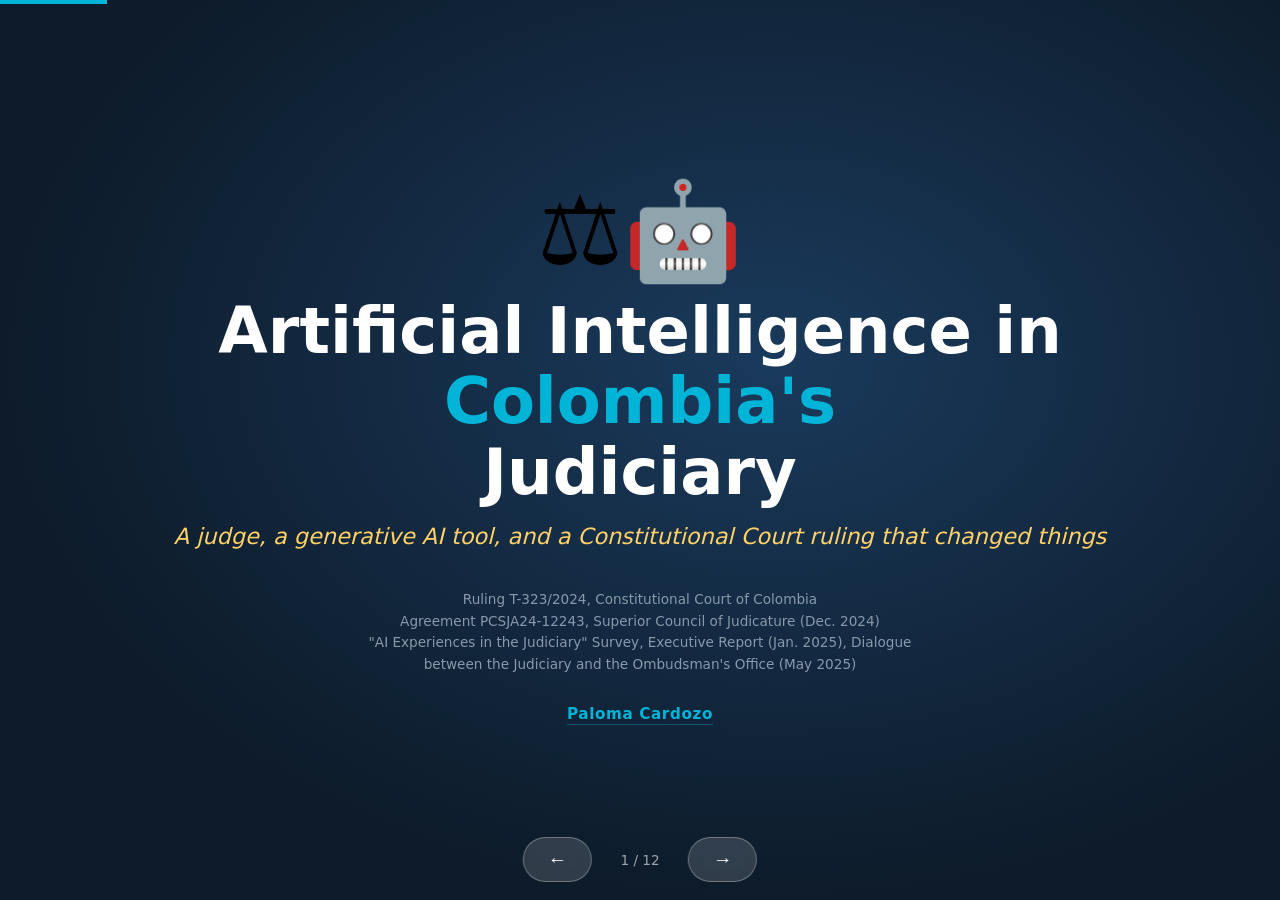
<file: index.html>
<!doctype html>
<html lang="en">
  <head>
    <meta charset="UTF-8" />
    <meta name="viewport" content="width=device-width, initial-scale=1.0" />
    <title>Artificial Intelligence in Colombia's Judiciary</title>
    <meta
      name="description"
      content="Colombia's Constitutional Court ruled on AI tool use in courts in 2024. This is what the ruling says, what the official framework requires, and what a national survey of 3,152 judiciary staff found." />
    <meta
      http-equiv="Content-Security-Policy"
      content="default-src 'none'; script-src 'self' 'unsafe-inline'; style-src 'self'; img-src 'self'; connect-src 'self' ws:; base-uri 'self'; form-action 'none';" />
    <link rel="stylesheet" href="styles.css" />
  </head>
  <body>
    <div
      id="progress"
      role="progressbar"
      aria-valuemin="1"
      aria-label="Slide progress"></div>

    <div
      id="deck"
      role="main"
      aria-label="Presentation: Artificial Intelligence in Colombia's Judiciary">
      <div
        class="slide active"
        id="s1"
        role="region"
        aria-label="Slide 1: Title">
        <div class="emoji-header" aria-hidden="true">⚖️🤖</div>
        <h1>
          Artificial Intelligence in <span>Colombia's</span><br />Judiciary
        </h1>
        <p class="subtitle">
          A judge, a generative AI tool, and a Constitutional Court ruling that
          changed things
        </p>
        <p class="sources">
          Ruling T-323/2024, Constitutional Court of Colombia<br />
          Agreement PCSJA24-12243, Superior Council of Judicature (Dec. 2024)<br />
          "AI Experiences in the Judiciary" Survey, Executive Report (Jan.
          2025), Dialogue between the Judiciary and the Ombudsman's Office (May
          2025)
        </p>
        <a
          class="byline"
          href="https://paloma-cardozo.vercel.app/"
          target="_blank"
          rel="noopener noreferrer"
          >Paloma Cardozo</a
        >
      </div>

      <div
        class="slide"
        id="s1b"
        role="region"
        aria-label="Slide 2: Sources and downloads">
        <div class="collage-wrap">
          <a
            class="sc sc-court"
            href="https://www.corteconstitucional.gov.co/relatoria/2024/t-323-24.htm"
            target="_blank"
            rel="noopener noreferrer">
            <img src="corte.png" alt="Corte Constitucional T-323/2024" />
          </a>
          <a
            class="sc sc-unesco"
            href="https://www.unesco.org/en/articles/justice-meets-innovation-colombias-groundbreaking-ai-guidelines-courts#:~:text=Justice%20meets%20innovation:%20Colombia's%20groundbreaking%20AI%20guidelines%20for%20courts,of%20AI%20in%20justice%20systems."
            target="_blank"
            rel="noopener noreferrer">
            <img src="unesco.png" alt="UNESCO" />
          </a>
          <a
            class="sc sc-oxford"
            href="https://www.techandjustice.bsg.ox.ac.uk/research/colombia"
            target="_blank"
            rel="noopener noreferrer">
            <img src="oxford.png" alt="Oxford Tech and Justice" />
          </a>
          <a
            class="sc sc-chambers"
            href="https://chambers.com/articles/from-code-to-constitution-the-constitutionalization-of-artificial-intelligence-in-colombia-s-case-l"
            target="_blank"
            rel="noopener noreferrer">
            <img src="chambers.png" alt="Chambers and Partners" />
          </a>
          <a
            class="sc sc-cepej"
            href="https://www.coe.int/en/web/cepej/cepej-working-group-cyber-just"
            target="_blank"
            rel="noopener noreferrer">
            <img src="cepej.png" alt="CEPEJ – Council of Europe" />
          </a>
        </div>
        <p class="dl-label">📎 Download supporting documents</p>
        <div class="dl-row">
          <a class="dl-btn" href="ABC_SentenciaIA_T323De2024.pdf" download
            >📄 Summary: Ruling T-323</a
          >
          <a
            class="dl-btn"
            href="DocumentoTecnico_LineamientosUsoIARamaJudicial_13122024_Vrev.pdf"
            download
            >📄 Technical Guidelines</a
          >
          <a
            class="dl-btn"
            href="Manual%20para%20el%20uso%20de%20IA-Navegable.pdf"
            download
            >📄 AI Use Manual</a
          >
        </div>
      </div>

      <div class="slide" id="s1c" role="region" aria-label="Slide 3: Context">
        <span class="slide-tag">A bit of context</span>
        <h2>Three things worth knowing before the case</h2>
        <p class="sub">
          Understanding this changes how you read everything else
        </p>
        <div class="ctx-cards">
          <div class="ctx-card">
            <div class="ctx-icon">📋</div>
            <div class="ctx-body">
              <h3>The tutela</h3>
              <p>
                <span class="ctx-lead"
                  >Colombia's 1991 Constitution gave every citizen a direct way
                  to go to court and defend a fundamental right.</span
                >
                The first two courts ruled within weeks. The Constitutional
                Court then selected the case for what's called "revisión": a
                process where it picks cases of national importance to set rules
                that bind every judge in the country. If you're European, think
                of Germany's Verfassungsbeschwerde or Spain's recurso de amparo.
                The tutela works in a similar spirit, though it tends to be
                faster and more accessible at the first levels.
              </p>
            </div>
          </div>
          <div class="ctx-card">
            <div class="ctx-icon">⚖️</div>
            <div class="ctx-body">
              <h3>The Constitutional Court</h3>
              <p>
                <span class="ctx-lead"
                  >Colombia's Constitutional Court is the final guardian of the
                  rights written into the 1991 Constitution.</span
                >
                By default, its tutela rulings only affect the people directly
                involved in that specific case. But when an issue goes beyond
                one dispute, the Court can extend its decision to all similar
                situations. European constitutional courts like Germany's
                Federal Constitutional Court or Spain's Tribunal Constitucional
                tend to reach that same outcome more directly, with rulings that
                bind everyone from the start. Colombia's model is more
                selective, but when it expands, the reach is just as broad.
              </p>
            </div>
          </div>
          <div class="ctx-card">
            <div class="ctx-icon">🌎</div>
            <div class="ctx-body">
              <h3>Why this ruling matters beyond Latin America</h3>
              <p>
                <span class="ctx-lead"
                  >When this case arrived, Colombia had no AI law on the
                  books.</span
                >
                The Constitutional Court went back to basics: constitutional
                rights. In doing so, it drew on frameworks already developed by
                bodies like the Council of Europe's
                <a
                  href="https://www.coe.int/en/web/cepej"
                  target="_blank"
                  rel="noopener noreferrer"
                  >CEPEJ</a
                >, which had published ethics guidelines specifically for AI in
                courts back in 2018. Five months before this ruling, the EU
                finalized its
                <a
                  href="https://eur-lex.europa.eu/legal-content/EN/TXT/?uri=CELEX:32024R1689"
                  target="_blank"
                  rel="noopener noreferrer"
                  >AI Act</a
                >, which classifies AI tools used in judicial proceedings as
                high risk. Colombia arrived at the same conclusion, but through
                <span
                  class="tip"
                  data-tip="court rulings that set legal precedent. In Colombia, when the Constitutional Court extends a decision beyond the specific parties involved, it binds all judges in the country"
                  >case law</span
                >
                rather than legislation. That's what makes this ruling worth
                paying attention to beyond Latin America.
              </p>
            </div>
          </div>
        </div>
      </div>

      <div class="slide" id="s2" role="region" aria-label="Slide 4: The Case">
        <span class="slide-tag">The Case (2022/2023)</span>
        <h2>It started with a mom and her son.</h2>
        <div class="summary-box">
          "Blanca" filed a
          <span
            class="tip"
            data-tip="Colombia's constitutional emergency petition to protect fundamental rights"
            >tutela</span
          >
          on behalf of her son "Emilio," a child diagnosed with Autism Spectrum
          Disorder. The family was classified as extremely poor under Colombia's
          government welfare system. She was asking for three things: no
          <span
            class="tip"
            data-tip="Out-of-pocket fee required at each medical visit"
            >copayments</span
          >
          for his therapies, transportation covered to get him to appointments,
          and a guarantee that his treatment wouldn't be cut off. <br /><br />
          <small class="fictional-names"
            >"Blanca" and "Emilio" are fictional names. Per Agreement 02 of 2015
            and Internal Circular 10/2022, the Court publishes two versions of
            every ruling involving minors: one with real names sent only to the
            parties, and one with fictional names for public distribution. This
            is the public version.</small
          >
        </div>
        <div class="steps">
          <div class="step">
            <div class="num">DEC 2022</div>
            <p>
              The trial court granted everything. EPS, Colombia's mandatory
              health insurer, ordered to eliminate copayments and cover
              transport.
            </p>
          </div>
          <div class="step">
            <div class="num">JAN 2023</div>
            <p>
              The appellate court confirmed, but the judge also opened ChatGPT
              3.5, a generative AI tool, to <em>"extend the arguments."</em>
            </p>
          </div>
          <div class="step">
            <div class="num">THEN</div>
            <p>
              ChatGPT's answers went straight into the official court record,
              word for word.
            </p>
          </div>
          <div class="step">
            <div class="num">KEY FACT</div>
            <p>
              The judge had
              <strong class="highlight-green">already decided</strong> before
              consulting ChatGPT. It was used to write, not to think.
            </p>
          </div>
        </div>
      </div>

      <div
        class="slide"
        id="s3"
        role="region"
        aria-label="Slide 5: The Court's Take">
        <h2>The Court's Take</h2>
        <p class="ruling-ref">
          Ruling T-323/2024, Constitutional Court.
          <span
            class="tip"
            data-tip="Magistrado ponente: the justice assigned to draft and write the ruling"
            >Justice</span
          >
          Juan Carlos Cortés González
        </p>
        <div class="cards">
          <div class="card ok">
            <div class="icon">✅</div>
            <h3>
              <span
                class="tip"
                data-tip="the constitutional guarantee that every person involved in a legal proceeding is treated fairly, heard, and judged by the rules established in advance"
                >Due Process</span
              >: NOT violated
            </h3>
            <p>
              The judge had already made up his mind before opening ChatGPT. It
              wrote; it didn't think. That order of events was exactly what
              saved him.
            </p>
          </div>
          <div class="card warn">
            <div class="icon">⚠️</div>
            <h3>Transparency: NOT met</h3>
            <p>
              Just saying "I used a generative AI tool" isn't enough. The
              parties have a right to know: which tool, what it was asked, what
              it can and can't do, what data went into it, why the judge was
              qualified to use it, and why it was necessary for this case at
              all. All of that has to go on the record, in plain terms.
            </p>
          </div>
          <div class="card warn">
            <div class="icon">⚠️</div>
            <h3>Accountability: AT RISK</h3>
            <p>
              The reasoning belongs to the judge. Everything an AI tool
              generates has to be verified before it goes near a decision:
              accurate, legally sound, actually relevant. Knowing what came out
              isn't enough. The Court expects judges to understand how the AI
              tool works, not just what it produces. The ruling calls out black
              box systems specifically: you can see what you asked, you can see
              what came back, but nothing in between. Those cannot be used. When
              something is off, it goes on the record.
            </p>
          </div>
        </div>
        <div class="privacy-note">
          ✅ One thing he did get right: Emilio's personal data never went into
          ChatGPT. Privacy held.
        </div>
      </div>

      <div
        class="slide"
        id="s3b"
        role="region"
        aria-label="Slide 6: What the Court Ordered">
        <h2>What the Court Actually Ordered</h2>
        <p class="ruling-ref">
          Five
          <span
            class="tip"
            data-tip="formal court directives that all named parties are legally required to follow"
            >binding orders</span
          >
          in Ruling T-323/2024
        </p>
        <div class="orders-grid">
          <div class="order-card teal">
            <p class="order-title">1. Emilio's transportation coverage</p>
            <p class="order-body">
              The
              <span class="tip" data-tip="Colombia's mandatory health insurer"
                >EPS</span
              >
              must cover trips to every specialist visit and diagnostic
              procedure, not just therapy. For as long as the family can't pay
              for it themselves.
            </p>
          </div>
          <div class="order-card teal">
            <p class="order-title">
              2. No more copayments, and no more runaround
            </p>
            <p class="order-body">
              Under Colombian law, children with disabilities from families in
              extreme poverty are fully exempt from
              <span
                class="tip"
                data-tip="Out-of-pocket fee required at each medical visit"
                >copayments</span
              >. It's a protection that mirrors what exists across most EU
              states. The
              <span class="tip" data-tip="Colombia's mandatory health insurer"
                >EPS</span
              >
              was required to apply this automatically. The family shouldn't
              have had to go to court for it.
            </p>
          </div>
          <div class="order-card amber">
            <p class="order-title">3. A message to every judge in Colombia</p>
            <p class="order-body">
              Not a ban. An
              <span
                class="tip"
                data-tip="a formal judicial call to reflect. Not a binding order, but one all judges in the country are expected to take seriously"
                >exhortation</span
              >: if you use
              <span
                class="tip"
                data-tip="The ruling named ChatGPT specifically, as it was the dominant tool in 2024. The exhortation covers all similar tools."
                >ChatGPT</span
              >
              or any similar AI tool, ask yourself whether it makes sense for
              the case and whether it holds up against constitutional principles
              and judicial independence. The Court laid out 12 specific
              principles to guide that judgment.
            </p>
          </div>
          <div class="order-card amber">
            <p class="order-title">4. Guidelines within four months</p>
            <p class="order-body">
              The
              <span
                class="tip"
                data-tip="Colombia's governing body for judicial administration. It handles budget, court organization, staffing, and disciplinary proceedings for judges and court personnel. It does not rule on ordinary legal disputes"
                >Superior Council of Judicature</span
              >
              had to produce a guide for the use of these tools in the
              judiciary. The ruling specifically called out
              <span
                class="tip"
                data-tip="The ruling named ChatGPT specifically, as it was the dominant tool in 2024. The Agreement covers all similar tools."
                >ChatGPT</span
              >
              by name. They delivered:
              <a
                class="order-link"
                href="Colombia%20%20-%20Guidelines%20for%20the%20use%20of%20artificial%20intelligence%20in%20the%20Judicial%20Branch%20en-GB.pdf"
                download
                >Agreement PCSJA24-12243, December 2024</a
              >.
            </p>
          </div>
          <div class="order-card amber full">
            <p class="order-title">5. Train every judge, starting now</p>
            <p class="order-body">
              The
              <span
                class="tip"
                data-tip="Escuela Judicial Rodrigo Lara Bonilla, Colombia's official institution for training judges and court staff"
                >Judicial School</span
              >
              must send this ruling to every judge in the country and put
              together ongoing training on the use of these tools, grounded in
              rights, not just technology.
            </p>
          </div>
        </div>
      </div>

      <div
        class="slide"
        id="s3c"
        role="region"
        aria-label="Slide 7: The 12 Principles">
        <div class="wheel-side">
          <h2>The 12 Principles</h2>
          <p>
            The Court didn't just point out what went wrong. It set out 12
            principles that any use of AI tools in judicial work has to respect,
            and ordered the judiciary to build everything else on top of them.
          </p>
          <p class="wheel-note">
            These aren't suggestions. The Agreement PCSJA24-12243 is directly
            grounded in all twelve.
          </p>
          <p class="src">
            Source: Ruling T-323/2024, Constitutional Court of Colombia
          </p>
        </div>
        <div class="wheel-wrap" id="wheel">
          <svg class="wheel-svg" id="wheelSvg"></svg>
          <div class="wheel-hub">
            12<br />Principles<br /><small>T-323/2024</small>
          </div>
        </div>
      </div>

      <div
        class="slide"
        id="s4"
        role="region"
        aria-label="Slide 8: What the Agreement Had to Cover">
        <h2>What the Agreement Had to Cover</h2>
        <p class="sub">
          The Court didn't just set principles. It told the
          <span
            class="tip"
            data-tip="Colombia's governing body for judicial administration. It handles budget, court organization, staffing, and disciplinary proceedings for judges and court personnel. It does not rule on ordinary legal disputes"
            >Superior Council of Judicature</span
          >
          exactly what the guidelines needed to address.
        </p>
        <div class="guidelines-grid">
          <div class="guideline-card">
            <span class="g-num">1</span>
            <div>
              <h3>Keep the reasoning human</h3>
              <p>
                Weighing evidence, writing the reasoning behind decisions,
                interpreting facts: those stay with the judge. Any use of an AI
                tool that substitutes for that is a
                <span
                  class="tip"
                  data-tip="the constitutional guarantee that every person involved in a legal proceeding is treated fairly, heard, and judged by the rules established in advance"
                  >due process</span
                >
                violation.
              </p>
            </div>
          </div>
          <div class="guideline-card">
            <span class="g-num">2</span>
            <div>
              <h3>Apply safeguards even to routine tasks</h3>
              <p>
                Document management, text editing, administrative work:
                permitted. But data protection and
                <span
                  class="tip"
                  data-tip="the obligation that a judge decides based solely on the law and the facts of the case, free from bias or outside influence"
                  >impartiality</span
                >
                safeguards apply even in those uses.
              </p>
            </div>
          </div>
          <div class="guideline-card">
            <span class="g-num">3</span>
            <div>
              <h3>
                Make transparency, accountability and privacy non-negotiable
              </h3>
              <p>
                Transparency, accountability, and privacy are not optional
                add-ons. They apply to every use of AI tools across the
                judiciary.
              </p>
            </div>
          </div>
          <div class="guideline-card">
            <span class="g-num">4</span>
            <div>
              <h3>Name someone responsible</h3>
              <p>
                There must be an identifiable person who can answer questions
                about any decision where an AI tool was used, and review what it
                actually did.
              </p>
            </div>
          </div>
          <div class="guideline-card">
            <span class="g-num">5</span>
            <div>
              <h3>Write in plain language</h3>
              <p>
                Whatever an AI tool generates and ends up in a judicial process
                has to be understandable to the people affected by that process.
              </p>
            </div>
          </div>
          <div class="guideline-card">
            <span class="g-num">6</span>
            <div>
              <h3>Regulate yourself</h3>
              <p>
                Judges and court staff must apply their own ethical controls
                every time they use an AI tool. No external system replaces
                that.
              </p>
            </div>
          </div>
          <div class="guideline-card">
            <span class="g-num">7</span>
            <div>
              <h3>Put rights before technology</h3>
              <p>
                Whatever guidelines the
                <span
                  class="tip"
                  data-tip="Colombia's governing body for judicial administration. It handles budget, court organization, staffing, and disciplinary proceedings for judges and court personnel. It does not rule on ordinary legal disputes"
                  >Superior Council of Judicature</span
                >
                adopts, the digitalization of justice has to stay within a
                framework that protects fundamental rights, especially
                <span
                  class="tip"
                  data-tip="the constitutional guarantee that every person involved in a legal proceeding is treated fairly, heard, and judged by the rules established in advance"
                  >due process</span
                >.
              </p>
            </div>
          </div>
          <div class="guideline-card">
            <span class="g-num">8</span>
            <div>
              <h3>Coordinate across institutions</h3>
              <p>
                The judiciary has to coordinate with Congress, the national
                government, international bodies, and AI tool providers to
                define what the courts specifically need.
              </p>
            </div>
          </div>
          <div class="guideline-card">
            <span class="g-num">9</span>
            <div>
              <h3>Track usage and publish the findings</h3>
              <p>
                A monitoring system for AI tool use in court proceedings has to
                be put in place, with findings published as part of the
                judiciary's accountability obligations.
              </p>
            </div>
          </div>
          <div class="guideline-card">
            <span class="g-num">10</span>
            <div>
              <h3>Train everyone, from day one</h3>
              <p>
                The
                <span
                  class="tip"
                  data-tip="Escuela Judicial Rodrigo Lara Bonilla, Colombia's official institution for training judges and court staff"
                  >Judicial School</span
                >
                must build training on AI tools into all judicial education,
                covering all roles and backgrounds within the judiciary, and
                include it in the entrance exam for new judges.
              </p>
            </div>
          </div>
        </div>
      </div>

      <div class="slide" id="s5" role="region" aria-label="Slide 9: Timeline">
        <h2>How We Got Here</h2>
        <p class="sub">
          From one court record with ChatGPT in it to a full regulatory
          framework, in under two years
        </p>
        <div class="timeline">
          <div class="tl-item">
            <div class="tl-date">AUG 2024</div>
            <div class="tl-content">
              <h3>Ruling T-323/2024, Constitutional Court</h3>
              <p>
                The first ruling on the use of generative AI tools in Colombian
                justice history. It also told the
                <span
                  class="tip"
                  data-tip="Colombia's governing body for judicial administration. It handles budget, court organization, staffing, and disciplinary proceedings for judges and court personnel. It does not rule on ordinary legal disputes"
                  >Superior Council of Judicature</span
                >
                to come up with concrete guidelines, and gave them four months
                to do it.
              </p>
              <a class="tl-dl" href="t-323-24.pdf" download
                >📄 Ruling T-323/2024</a
              >
            </div>
          </div>
          <div class="tl-item">
            <div class="tl-date">DEC 2024</div>
            <div class="tl-content">
              <h3>
                Agreement PCSJA24-12243,
                <span
                  class="tip"
                  data-tip="Colombia's governing body for judicial administration. It handles budget, court organization, staffing, and disciplinary proceedings for judges and court personnel. It does not rule on ordinary legal disputes"
                  >Superior Council of Judicature</span
                >
              </h3>
              <p>
                They delivered. 16 articles covering what's allowed, what isn't,
                who's responsible, and how to report usage. Three categories of
                permitted use, clearly defined.
              </p>
              <a
                class="tl-dl"
                href="Colombia%20%20-%20Guidelines%20for%20the%20use%20of%20artificial%20intelligence%20in%20the%20Judicial%20Branch%20en-GB.pdf"
                download
                >📄 Agreement PCSJA24-12243 (EN)</a
              >
            </div>
          </div>
          <div class="tl-item">
            <div class="tl-date">JAN 2025</div>
            <div class="tl-content">
              <h3>Survey: "How Judges Are Using These Tools"</h3>
              <p>
                3,152 judiciary staff answered questions about how they're
                actually using AI tools. The results, including an interactive
                dashboard, were made public.
              </p>
              <a
                class="tl-dl"
                href="Reporte%20Ejecutivo%20Encuesta%20IA.pdf"
                download
                >📄 Executive Report</a
              >
              <a
                class="tl-dl"
                href="https://app.powerbi.com/view?r=eyJrIjoiZDMwOWI5MzQtOTJhNC00ZGZmLWJlYjctODdmYmZkNDQ2M2UyIiwidCI6IjYyMmNiYTk4LTgwZjgtNDFmMy04ZGY1LThlYjk5OTAxNTk4YiIsImMiOjR9"
                target="_blank"
                rel="noopener noreferrer"
                >📊 Interactive Dashboard</a
              >
            </div>
          </div>
          <div class="tl-item">
            <div class="tl-date">MAY 2025</div>
            <div class="tl-content">
              <h3>
                Judiciary +
                <span
                  class="tip"
                  data-tip="The Defensoría del Pueblo, an independent public body that monitors and defends citizens' fundamental rights in Colombia"
                  >Ombudsman's Office</span
                >
              </h3>
              <p>
                Both institutions started working groups together to review how
                the Agreement is being implemented, with a focus on human
                rights.
              </p>
              <a
                class="tl-dl"
                href="AcuerdoIA_Informe_TallerDefensoria_Informe_v24Novl25.pdf"
                download
                >📄 Workshop Report</a
              >
            </div>
          </div>
        </div>
      </div>

      <div
        class="slide"
        id="s6"
        role="region"
        aria-label="Slide 10: The Numbers">
        <h2>The Numbers</h2>
        <p class="sub">
          Survey conducted July 11–26, 2024 (before the August ruling) · 3,152 respondents · 8.2% of total
          judiciary staff · national coverage
        </p>
        <div class="stats-row">
          <div class="stat">
            <div class="big">3/10</div>
            <p>judiciary staff<br />already use AI tools</p>
          </div>
          <div class="stat">
            <div class="big">53.6%</div>
            <p>of those using them<br />work in courts</p>
          </div>
          <div class="stat">
            <div class="big">22.1%</div>
            <p>
              of
              <strong
                ><span
                  class="tip"
                  data-tip="Jueces, decision-makers in first and second instance courts. They handle the majority of cases in the Colombian system"
                  >judges</span
                ></strong
              ><br />use them
            </p>
          </div>
          <div class="stat">
            <div class="big">39.9%</div>
            <p>
              of
              <strong
                ><span
                  class="tip"
                  data-tip="Magistrados, judges sitting on higher courts including courts of appeal, the Supreme Court, and the Constitutional Court"
                  >magistrates</span
                ></strong
              ><br />use them
            </p>
          </div>
        </div>
        <p class="uses-label">
          ChatGPT is the most widely used tool in the judiciary.
        </p>
        <div class="uses-row">
          <div class="use-card">
            <div class="pct">42%</div>
            <p>
              <span
                class="tip"
                data-tip="Free ChatGPT accounts carry no enterprise data protection. Any case data entered may be used to train the model."
                >free accounts</span
              >
            </p>
          </div>
          <div class="use-card">
            <div class="pct">31%</div>
            <p>judiciary-provided<br />licenses</p>
          </div>
          <div class="use-card">
            <div class="pct">18%</div>
            <p>paid personal<br />subscriptions</p>
          </div>
          <div class="use-card">
            <div class="pct">9%</div>
            <p>tech partnerships<br />&amp; collaborations</p>
          </div>
        </div>
        <p class="note">
          Bogotá accounts for 18.7% of all reported users ·
          <a
            href="https://www.ramajudicial.gov.co/web/consejo-superior-de-la-judicatura/-/encuesta-revela-c%C3%B3mo-est%C3%A1-el-uso-de-la-ia-en-la-rama-judicial"
            target="_blank"
            rel="noopener noreferrer"
            >Executive Report, January 2025</a
          >
        </p>
      </div>

      <div
        class="slide"
        id="s8"
        role="region"
        aria-label="Slide 11: The 7-Step Checklist">
        <h2>The Official 7-Step Checklist</h2>
        <p class="sub">
          Superior Council of Judicature's guide to using AI tools without
          getting into trouble ·
          <a
            class="tl-dl"
            href="Manual%20para%20el%20uso%20de%20IA-Navegable.pdf"
            download
            >📄 Manual</a
          >
        </p>
        <div class="steps">
          <div class="st">
            <div class="num">1</div>
            <h3>Why are you using it?</h3>
            <p>Have a clear purpose before you open any AI tool</p>
          </div>
          <div class="st">
            <div class="num">2</div>
            <h3>Is it actually allowed?</h3>
            <p>Check Agreement PCSJA24-12243 before you start</p>
          </div>
          <div class="st">
            <div class="num">3</div>
            <h3>Know your AI tool</h3>
            <p>
              Understand its limits and how it handles the data you put into it
            </p>
          </div>
          <div class="st">
            <div class="num">4</div>
            <h3>Remember the basics</h3>
            <p>
              Free public chatbots and confidential case information don't mix.
              Note which AI tool you used, keep personal data out of it, and the
              decision stays yours.
            </p>
          </div>
        </div>
        <div class="step2">
          <div class="st">
            <div class="num">5</div>
            <h3>You still have to check</h3>
            <p>
              Verify every piece of information the AI tool generates before it
              goes anywhere
            </p>
          </div>
          <div class="st">
            <div class="num">6</div>
            <h3>Put it on the record</h3>
            <p>
              The AI tool name, model, provider, date, and the exact
              <span
                class="tip"
                data-tip="the instructions or questions you typed into the tool to get a response"
                >prompts</span
              >
              used all go in the official case record.
            </p>
          </div>
          <div class="st">
            <div class="num">7</div>
            <h3>Report it</h3>
            <p>
              Send usage info to the
              <span
                class="tip"
                data-tip="Digital Transformation and Information Technology Unit, the internal body that tracks AI tool use across Colombia's judiciary"
                >Digital Transformation and IT Unit (UTDI)</span
              >:<br />inteligenciartificial@<br />deaj.ramajudicial.gov.co
            </p>
          </div>
        </div>
      </div>

      <div
        class="slide"
        id="s9"
        role="region"
        aria-label="Slide 12: Still a Work in Progress">
        <h2>Still a Work in Progress 🔭</h2>
        <div class="cards">
          <div class="card">
            <h3>No other country in Latin America has done this</h3>
            <p>
              Colombia is the first in the region to have a regulatory framework
              specifically for how courts use AI tools. The framework itself
              treats the rules as a starting point, not a final answer.
            </p>
          </div>
          <div class="card">
            <h3>Nobody's doing this alone</h3>
            <p>
              The Judiciary, the
              <span
                class="tip"
                data-tip="The Defensoría del Pueblo, an independent public body that monitors and defends citizens' fundamental rights in Colombia"
                >Ombudsman's Office</span
              >, and the
              <span
                class="tip"
                data-tip="Escuela Judicial Rodrigo Lara Bonilla, Colombia's official institution for training judges and court staff"
                >Judicial School</span
              >
              are working together on implementation. The Agreement also calls
              for collaboration with UNESCO and other international bodies.
            </p>
          </div>
          <div class="card">
            <h3>Where they want to end up</h3>
            <p>
              A dedicated platform built for Colombian law. Not a generic tool
              retrofitted for court use. Fewer fabricated answers, less built-in
              bias, and no privacy gaps.
            </p>
          </div>
        </div>
      </div>
    </div>

    <div id="nav">
      <button id="prevBtn" aria-label="Previous slide">
        ←
      </button>
      <span id="counter" aria-live="polite" aria-atomic="true"></span>
      <button id="nextBtn" aria-label="Next slide">→</button>
    </div>

    <script src="slides.js"></script>
  </body>
</html>
</file>
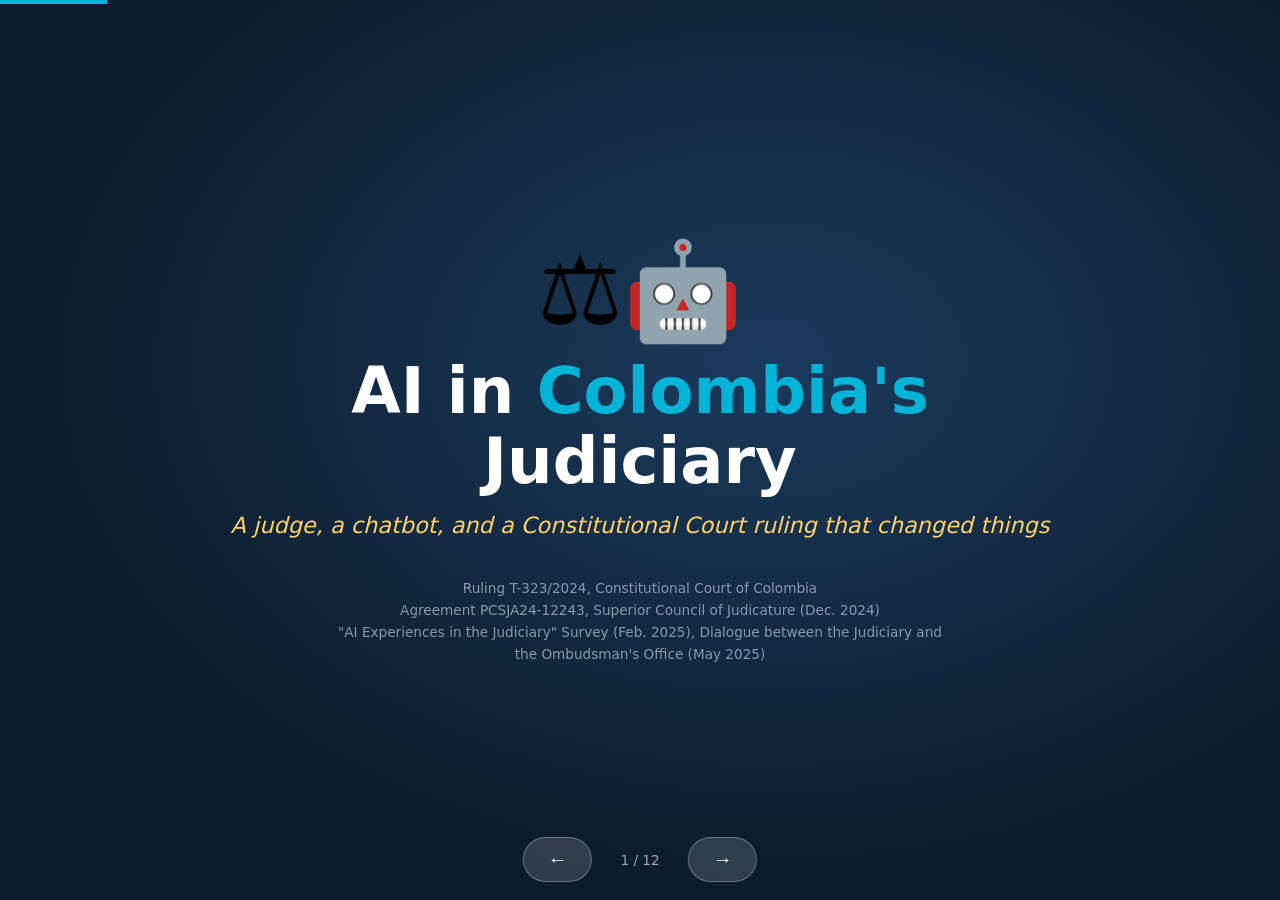
<file: AI_Colombia_Judiciary.html>
<!doctype html>
<html lang="en">
  <head>
    <meta charset="UTF-8" />
    <meta name="viewport" content="width=device-width, initial-scale=1.0" />
    <title>AI in Colombia's Judiciary</title>
    <link rel="stylesheet" href="styles.css" />
  </head>
  <body>
    <div id="progress"></div>

    <div id="deck">

      <div class="slide active" id="s1">
        <div class="emoji-header">⚖️🤖</div>
        <h1>AI in <span>Colombia's</span><br />Judiciary</h1>
        <p class="subtitle">A judge, a chatbot, and a Constitutional Court ruling that changed things</p>
        <p class="sources">
          Ruling T-323/2024, Constitutional Court of Colombia<br />
          Agreement PCSJA24-12243, Superior Council of Judicature (Dec. 2024)<br />
          "AI Experiences in the Judiciary" Survey (Feb. 2025), Dialogue between the Judiciary and the Ombudsman's Office (May 2025)
        </p>
      </div>

      <div class="slide" id="s1b">
        <div class="collage-wrap">
          <a class="sc sc-court" href="https://www.corteconstitucional.gov.co/relatoria/2024/t-323-24.htm" target="_blank">
            <img src="corte.png" alt="Corte Constitucional T-323/2024" />
          </a>
          <a class="sc sc-unesco" href="https://www.unesco.org/en/articles/justice-meets-innovation-colombias-groundbreaking-ai-guidelines-courts#:~:text=Justice%20meets%20innovation:%20Colombia's%20groundbreaking%20AI%20guidelines%20for%20courts,of%20AI%20in%20justice%20systems." target="_blank">
            <img src="unesco.png" alt="UNESCO" />
          </a>
          <a class="sc sc-oxford" href="https://www.techandjustice.bsg.ox.ac.uk/research/colombia" target="_blank">
            <img src="oxford.png" alt="Oxford Tech and Justice" />
          </a>
          <a class="sc sc-chambers" href="https://chambers.com/articles/from-code-to-constitution-the-constitutionalization-of-artificial-intelligence-in-colombia-s-case-l" target="_blank">
            <img src="chambers.png" alt="Chambers and Partners" />
          </a>
        </div>
        <p class="dl-label">📎 Download supporting documents</p>
        <div class="dl-row">
          <a class="dl-btn" href="ABC_SentenciaIA_T323De2024.pdf" download>📄 ABC: Ruling T-323</a>
          <a class="dl-btn" href="DocumentoTecnico_LineamientosUsoIARamaJudicial_13122024_Vrev.pdf" download>📄 Technical Guidelines</a>
          <a class="dl-btn" href="Manual para el uso de IA-Navegable.pdf" download>📄 AI Use Manual</a>
          <a class="dl-btn" href="Informe-de-Repositorios-Proyecto-SAP-v2.0.pdf" download>📄 SAP Repository Report</a>
        </div>
      </div>

      <div class="slide" id="s2">
        <span class="slide-tag">The Case (2022/2023)</span>
        <h2>It started with a mom and her son.</h2>
        <div class="summary-box">
          "Blanca" filed a tutela on behalf of her son "Emilio," a child diagnosed with Autism Spectrum Disorder. The family was classified under SISBEN A4 (extreme poverty). She was asking for three things: no copayments for his therapies, transportation covered to get him to appointments, and a guarantee that his treatment wouldn't be cut off.
          <br /><br />
          <small class="fictional-names">"Blanca" and "Emilio" are fictional names. Per Agreement 02 of 2015 and Internal Circular 10/2022, the Court publishes two versions of every ruling involving minors: one with real names sent only to the parties, and one with fictional names for public distribution. This is the public version.</small>
        </div>
        <div class="steps">
          <div class="step">
            <div class="num">DEC 2022</div>
            <p>First instance court granted everything. EPS ordered to eliminate copayments and cover transport.</p>
          </div>
          <div class="step">
            <div class="num">JAN 2023</div>
            <p>Second instance confirmed, but the circuit court judge also opened ChatGPT 3.5 to <em>"extend the arguments."</em></p>
          </div>
          <div class="step">
            <div class="num">THEN</div>
            <p>The AI's answers went straight into the official court record, word for word.</p>
          </div>
          <div class="step">
            <div class="num">KEY FACT</div>
            <p>The judge had <strong class="highlight-green">already decided</strong> before consulting ChatGPT. The AI was used to write, not to think.</p>
          </div>
        </div>
        <span class="source">Source: Ruling T-323/2024, Constitutional Court of Colombia</span>
      </div>

      <div class="slide" id="s3">
        <h2>The Court's Take</h2>
        <p class="ruling-ref">Ruling T-323/2024, Constitutional Court. Justice Juan Carlos Cortés González</p>
        <div class="cards">
          <div class="card ok">
            <div class="icon">✅</div>
            <h3>Due Process: NOT violated</h3>
            <p>The judge had already made up his mind before opening ChatGPT. The AI wrote; it didn't think. That order of events was exactly what saved him.</p>
          </div>
          <div class="card warn">
            <div class="icon">⚠️</div>
            <h3>Transparency: NOT met</h3>
            <p>Just saying "I used AI" isn't enough. The people whose case it was had a right to know which tool, what he asked it, and what the model can get wrong.</p>
          </div>
          <div class="card warn">
            <div class="icon">⚠️</div>
            <h3>Accountability: AT RISK</h3>
            <p>Some of what ChatGPT produced was wrong. It has no specialized training in Colombian law. Those errors ended up in an official court record, and nobody caught them.</p>
          </div>
        </div>
        <div class="privacy-note">
          ✅ One thing he did get right: Emilio's personal data never went into ChatGPT. Privacy held.
        </div>
      </div>

      <div class="slide" id="s3b">
        <h2>What the Court Actually Ordered</h2>
        <p class="ruling-ref">Five binding orders in Ruling T-323/2024</p>
        <div class="orders-grid">
          <div class="order-card teal">
            <p class="order-title">1. Emilio's transportation coverage</p>
            <p class="order-body">The EPS must cover trips to every specialist visit and diagnostic procedure, not just therapy. For as long as the family can't pay for it themselves.</p>
          </div>
          <div class="order-card teal">
            <p class="order-title">2. No more copayments, and no more runaround</p>
            <p class="order-body">The EPS has to coordinate with its own providers so exemptions under Laws 1438/2011 and 1618/2013 kick in automatically. A family in extreme poverty shouldn't have to fight for a right that already exists.</p>
          </div>
          <div class="order-card amber">
            <p class="order-title">3. A message to every judge in Colombia</p>
            <p class="order-body">Not a ban. An exhortation: if you use AI, ask yourself whether it makes sense for the case and whether it holds up against constitutional principles and judicial independence.</p>
          </div>
          <div class="order-card amber">
            <p class="order-title">4. Guidelines within four months</p>
            <p class="order-body">The Superior Council of Judicature had to issue AI rules built on the 12 principles in this ruling. They did it: Agreement PCSJA24-12243, December 2024.</p>
          </div>
          <div class="order-card amber full">
            <p class="order-title">5. Train every judge, starting now</p>
            <p class="order-body">The Judicial School must send this ruling to every judge in the country and put together ongoing AI training grounded in rights, not just technology. Next slide: the 12 principles the training has to cover.</p>
          </div>
        </div>
        <span class="source-abs">Source: Ruling T-323/2024, Constitutional Court of Colombia</span>
      </div>

      <div class="slide" id="s3c">
        <div class="wheel-side">
          <h2>The 12 Principles</h2>
          <p>The Court didn't just point out what went wrong. It set out 12 principles that any use of AI in judicial work has to respect, and ordered the judiciary to build everything else on top of them.</p>
          <p class="wheel-note">These aren't suggestions. The Agreement PCSJA24-12243 is directly grounded in all twelve.</p>
          <p class="src">Source: Ruling T-323/2024, Constitutional Court of Colombia</p>
        </div>
        <div class="wheel-wrap" id="wheel">
          <svg class="wheel-svg" id="wheelSvg"></svg>
          <div class="wheel-hub">12<br />Principles<br /><small>T-323/2024</small></div>
        </div>
      </div>

      <div class="slide" id="s4">
        <h2>What the Court Said Had to Change</h2>
        <p class="sub">Six principles ordered by the Court, later codified in Agreement PCSJA24-12243</p>
        <div class="grid">
          <div class="rule">
            <div class="icon">👁️</div>
            <h3>Transparency</h3>
            <p>Put it on the record: which tool, what you asked, what it can and can't do</p>
          </div>
          <div class="rule">
            <div class="icon">🎯</div>
            <h3>Accountability</h3>
            <p>Check everything the AI tells you. Get trained. The reasoning stays yours.</p>
          </div>
          <div class="rule">
            <div class="icon">🔒</div>
            <h3>Privacy</h3>
            <p>No personal or sensitive data goes into any external AI tool. Full stop.</p>
          </div>
          <div class="rule">
            <div class="icon">🧠</div>
            <h3>Non-Substitution</h3>
            <p>Weighing evidence and deciding a case is a human job. That doesn't change.</p>
          </div>
          <div class="rule">
            <div class="icon">🔍</div>
            <h3>Rigor</h3>
            <p>Treat AI outputs the way you'd treat any unverified source: with skepticism</p>
          </div>
          <div class="rule">
            <div class="icon">⚖️</div>
            <h3>Equality</h3>
            <p>Algorithmic bias is a real risk when rights are on the line</p>
          </div>
        </div>
        <span class="source">Sources: Ruling T-323/2024, Agreement PCSJA24-12243, Dec. 2024</span>
      </div>

      <div class="slide" id="s5">
        <h2>How We Got Here</h2>
        <p class="sub">From one court record with ChatGPT in it to a full regulatory framework, in under two years</p>
        <div class="timeline">
          <div class="tl-item">
            <div class="tl-date">AUG 2024</div>
            <div class="tl-content">
              <h3>Ruling T-323/2024, Constitutional Court</h3>
              <p>The first AI ruling in Colombian justice history. It also told the Superior Council of Judicature to come up with concrete guidelines, and gave them four months to do it.</p>
            </div>
          </div>
          <div class="tl-item">
            <div class="tl-date">DEC 2024</div>
            <div class="tl-content">
              <h3>Agreement PCSJA24-12243, Superior Council of Judicature</h3>
              <p>They delivered. 16 articles covering what's allowed, what isn't, who's responsible, and how to report usage. Three categories of permitted use, clearly defined.</p>
            </div>
          </div>
          <div class="tl-item">
            <div class="tl-date">FEB 2025</div>
            <div class="tl-content">
              <h3>Survey: "AI Experiences in the Judiciary"</h3>
              <p>3,152 judicial servants answered questions about how they're actually using AI. The results (including an interactive dashboard) were made public.</p>
            </div>
          </div>
          <div class="tl-item">
            <div class="tl-date">MAY 2025</div>
            <div class="tl-content">
              <h3>Judiciary + Ombudsman's Office</h3>
              <p>Both institutions started working groups together to review how the Agreement is being implemented, with a focus on human rights.</p>
            </div>
          </div>
        </div>
        <span class="source">Sources: ramajudicial.gov.co, defensoria.gov.co, Ruling T-323/2024</span>
      </div>

      <div class="slide" id="s6">
        <h2>The Numbers</h2>
        <p class="sub">Feb. 2025, 3,152 judicial servants surveyed across Colombia</p>
        <div class="stats-row">
          <div class="stat">
            <div class="big">3/10</div>
            <p>judicial servants<br />already use AI</p>
          </div>
          <div class="stat">
            <div class="big">53.6%</div>
            <p>of AI users<br />work in courts</p>
          </div>
          <div class="stat">
            <div class="big">22.1%</div>
            <p>of <strong>judges</strong><br />use AI</p>
          </div>
          <div class="stat">
            <div class="big">39.9%</div>
            <p>of <strong>magistrates</strong><br />use AI</p>
          </div>
        </div>
        <p class="uses-label">And what are they actually doing with it?</p>
        <div class="uses-row">
          <div class="use-card">
            <div class="icon">📚</div>
            <div class="pct">78%</div>
            <p>Legal research</p>
          </div>
          <div class="use-card">
            <div class="icon">✏️</div>
            <div class="pct">65%</div>
            <p>Summarize &amp; edit texts</p>
          </div>
          <div class="use-card">
            <div class="icon">🎙️</div>
            <div class="pct">42%</div>
            <p>Transcribe audio</p>
          </div>
          <div class="use-card">
            <div class="icon">💡</div>
            <div class="pct">38%</div>
            <p>Generate ideas</p>
          </div>
        </div>
        <p class="note">Bogotá accounts for 18.7% of all reported AI users in the judiciary</p>
      </div>

      <div class="slide" id="s7">
        <h2>What You Can and Cannot Do</h2>
        <p class="sub">Agreement PCSJA24-12243, Articles 4 and 5</p>
        <div class="cols">
          <div class="col yes">
            <h3>✅ GO AHEAD</h3>
            <ul>
              <li>Write emails and administrative documents</li>
              <li>Organize hearing schedules</li>
              <li>Summarize case law, as long as a human checks it</li>
              <li>Search for legal sources</li>
              <li>Transcribe hearings</li>
              <li>Fix grammar and spelling</li>
            </ul>
          </div>
          <div class="col no">
            <h3>❌ HARD NO</h3>
            <ul>
              <li>Let AI weigh evidence on its own</li>
              <li>Use AI output as the reasoning behind a ruling</li>
              <li>Let AI make any substantive call</li>
              <li>Outsource the judge's thinking to a machine</li>
              <li>Run case data through a free public chatbot</li>
              <li>Feed personal data of any party into an AI</li>
            </ul>
          </div>
        </div>
      </div>

      <div class="slide" id="s8">
        <h2>The Official 7-Step Checklist</h2>
        <p class="sub">CSJ's guide to using AI without getting into trouble (2024/2025)</p>
        <div class="steps">
          <div class="st">
            <div class="num">1</div>
            <h3>Why are you using it?</h3>
            <p>Have a clear purpose before you open any tool</p>
          </div>
          <div class="st">
            <div class="num">2</div>
            <h3>Is it actually allowed?</h3>
            <p>Check Article 4 of the Agreement before you start</p>
          </div>
          <div class="st">
            <div class="num">3</div>
            <h3>Know your tool</h3>
            <p>Understand its limits and how it handles the data you give it</p>
          </div>
          <div class="st">
            <div class="num">4</div>
            <h3>Remember the basics</h3>
            <p>No free chatbots with case data. Cite the AI. Protect personal data. The decision is yours.</p>
          </div>
        </div>
        <div class="step2">
          <div class="st">
            <div class="num">5</div>
            <h3>You still have to check</h3>
            <p>Verify every piece of AI-generated information before it goes anywhere</p>
          </div>
          <div class="st">
            <div class="num">6</div>
            <h3>Put it on the record</h3>
            <p>Log the tool, model, provider, date and the prompts you used. In the file.</p>
          </div>
          <div class="st">
            <div class="num">7</div>
            <h3>Report it</h3>
            <p>Send usage info to UTDI:<br />inteligenciartificial@<br />deaj.ramajudicial.gov.co</p>
          </div>
        </div>
        <span class="source">Source: Manual for AI Use, Superior Council of Judicature, 2024/2025</span>
      </div>

      <div class="slide" id="s9">
        <h2>Still a Work in Progress 🔭</h2>
        <div class="cards">
          <div class="card">
            <div class="icon">🚧</div>
            <h3>No other country in LatAm has done this</h3>
            <p>Colombia is the first in the region to have a regulatory framework specifically for AI in the judiciary. The framework itself treats the rules as a starting point, not a final answer.</p>
          </div>
          <div class="card">
            <div class="icon">🤝</div>
            <h3>Nobody's doing this alone</h3>
            <p>The Judiciary, the Ombudsman's Office, and the Judicial School are working together on implementation. The Agreement also calls for collaboration with UNESCO and other international bodies.</p>
          </div>
          <div class="card">
            <div class="icon">🎯</div>
            <h3>Where they want to end up</h3>
            <p>A dedicated AI platform built for Colombian law. Not a general chatbot repurposed for court use. Fewer hallucinations, fewer biases, and no privacy gaps.</p>
          </div>
        </div>
        <p class="credit">
          Sources: ramajudicial.gov.co, Ruling T-323/2024, Agreement PCSJA24-12243, Judiciary Survey Feb. 2025, Ombudsman's Office May 2025
        </p>
      </div>

    </div>

    <div id="nav">
      <button id="prevBtn" onclick="move(-1)">←</button>
      <span id="counter"></span>
      <button id="nextBtn" onclick="move(1)">→</button>
    </div>

    <script src="slides.js"></script>
  </body>
</html>
</file>
<file: styles.css>
*,
*::before,
*::after {
  box-sizing: border-box;
  margin: 0;
  padding: 0;
}

:root {
  --gold: #f5c518;
  --navy: #0d1b2a;
  --teal: #00b4d8;
  --green: #06d6a0;
  --red: #ef476f;
  --amber: #ffd166;
  --light: #f8f9fa;
  --muted: #8899aa;
  --body: #9ab0c0;
  --body-dim: #b0ccd8;
  --font: "Segoe UI", system-ui, sans-serif;
}

html,
body {
  width: 100%;
  height: 100%;
  background: #000;
  font-family: var(--font);
  overflow: hidden;
}

#deck {
  width: 100vw;
  height: 100vh;
  position: relative;
}

.slide {
  position: absolute;
  inset: 0;
  display: flex;
  flex-direction: column;
  justify-content: safe center;
  align-items: center;
  padding: 3rem 5vw 15vh;
  opacity: 0;
  pointer-events: none;
  transition: opacity 0.45s ease;
  overflow-y: auto;
  overflow-x: hidden;
}

.slide.active {
  opacity: 1;
  pointer-events: all;
}

.slide h2 {
  font-size: clamp(1.6rem, 3.5vw, 2.6rem);
  color: #fff;
  font-weight: 800;
  margin-bottom: 0.3rem;
  text-align: center;
}

.sub {
  font-size: clamp(0.7rem, 1.2vw, 0.9rem);
  color: var(--muted);
  margin-bottom: 2rem;
  text-align: center;
}

#nav {
  position: fixed;
  bottom: 2vh;
  left: 50%;
  transform: translateX(-50%);
  display: flex;
  gap: 1rem;
  align-items: center;
  z-index: 999;
}

#nav button {
  background: rgba(255, 255, 255, 0.15);
  border: 1px solid rgba(255, 255, 255, 0.3);
  color: #fff;
  font-size: 1.2rem;
  padding: 0.65rem 1.5rem;
  border-radius: 2rem;
  cursor: pointer;
  backdrop-filter: blur(6px);
  transition: background 0.2s;
  min-width: 44px;
  min-height: 44px;
}

#nav button:hover {
  background: rgba(255, 255, 255, 0.3);
}

#nav button:focus-visible {
  outline: 2px solid var(--teal);
  outline-offset: 3px;
}

#counter {
  color: rgba(255, 255, 255, 0.6);
  font-size: 0.85rem;
  min-width: 4rem;
  text-align: center;
}

#progress {
  position: fixed;
  top: 0;
  left: 0;
  height: 4px;
  background: var(--teal);
  transition: width 0.4s ease;
  z-index: 999;
}

#s1 {
  background: radial-gradient(ellipse at 60% 40%, #1a3a5c 0%, var(--navy) 70%);
  text-align: center;
}

#s1 .emoji-header {
  font-size: clamp(3rem, 8vw, 6rem);
  margin-bottom: 0.5rem;
}

#s1 h1 {
  font-size: clamp(2rem, 5vw, 4rem);
  font-weight: 900;
  color: #fff;
  line-height: 1.1;
  margin-bottom: 1rem;
}

#s1 h1 span {
  color: var(--teal);
}

#s1 .subtitle {
  font-size: clamp(1rem, 2vw, 1.4rem);
  color: var(--amber);
  margin-bottom: 2.5rem;
  font-style: italic;
}

#s1 .sources {
  font-size: clamp(0.6rem, 1.1vw, 0.85rem);
  color: var(--muted);
  max-width: 70ch;
  text-align: center;
  line-height: 1.6;
}

.byline {
  display: inline-block;
  margin-top: 1.8rem;
  font-size: clamp(0.75rem, 1.2vw, 0.95rem);
  font-weight: 600;
  color: var(--teal);
  text-decoration: none;
  letter-spacing: 0.04em;
  border-bottom: 1px solid rgba(0, 180, 216, 0.35);
  padding-bottom: 0.1rem;
  transition: color 0.2s, border-color 0.2s;
}

.byline:hover {
  color: #fff;
  border-color: rgba(255, 255, 255, 0.4);
}

#s2 {
  background: linear-gradient(135deg, #0f2027, #203a43, #2c5364);
}

#s1c .slide-tag,
#s2 .slide-tag {
  position: absolute;
  top: 4vh;
  left: 6vw;
  font-size: clamp(0.65rem, 1.2vw, 0.9rem);
  color: var(--muted);
  letter-spacing: 0.08em;
  text-transform: uppercase;
}

#s2 .year-badge {
  background: var(--red);
  color: #fff;
  font-weight: 700;
  font-size: clamp(0.7rem, 1.4vw, 0.95rem);
  padding: 0.25rem 0.9rem;
  border-radius: 1rem;
  display: inline-block;
  margin-bottom: 2rem;
}

#s2 .summary-box {
  background: rgba(255, 255, 255, 0.07);
  border-left: 4px solid var(--teal);
  border-radius: 0.5rem;
  padding: 1.2rem 1.8rem;
  max-width: 55ch;
  font-size: clamp(0.9rem, 1.6vw, 1.1rem);
  color: #d0e8f0;
  margin-bottom: 2rem;
  text-align: center;
}

#s2 .steps {
  display: grid;
  grid-template-columns: repeat(2, 1fr);
  gap: 1rem;
  width: 100%;
  max-width: 900px;
}

#s2 .step {
  background: rgba(255, 255, 255, 0.06);
  border-radius: 0.75rem;
  padding: 1rem;
  text-align: center;
  border-top: 3px solid var(--teal);
}

#s2 .step .num {
  font-size: 1.6rem;
  margin-bottom: 0.4rem;
}

#s2 .step p {
  font-size: clamp(0.7rem, 1.2vw, 0.9rem);
  color: var(--body-dim);
  line-height: 1.4;
}

/* single rule for all source footnotes */
.source {
  align-self: flex-end;
  margin-top: 1.2rem;
  font-size: 0.72rem;
  color: var(--muted);
  text-align: right;
}

#s1c {
  background: linear-gradient(160deg, #0d1b2a, #1a2e40);
}

#s1c .ctx-cards {
  display: flex;
  flex-direction: column;
  gap: 1rem;
  width: 100%;
  max-width: 1100px;
}

#s1c .ctx-card {
  background: rgba(255, 255, 255, 0.06);
  border-left: 4px solid var(--teal);
  border-radius: 0.75rem;
  padding: 1.4rem 1.6rem;
  display: flex;
  gap: 1.2rem;
  align-items: flex-start;
}

#s1c .ctx-icon {
  font-size: 2rem;
  flex-shrink: 0;
  line-height: 1;
  margin-top: 0.1rem;
}

#s1c .ctx-body h3 {
  font-size: clamp(0.9rem, 1.5vw, 1.1rem);
  color: var(--teal);
  font-weight: 700;
  margin-bottom: 0.5rem;
}

#s1c .ctx-body a {
  color: var(--teal);
  text-decoration: underline;
  text-underline-offset: 3px;
  text-decoration-color: rgba(0, 180, 216, 0.45);
}

#s1c .ctx-body a:hover {
  text-decoration-color: var(--teal);
}

#s1c .ctx-body p {
  font-size: clamp(0.75rem, 1.15vw, 0.9rem);
  color: var(--body-dim);
  line-height: 1.6;
}

.ctx-lead {
  display: block;
  font-size: clamp(0.85rem, 1.3vw, 1rem);
  color: #e0f0f8;
  font-weight: 600;
  margin-bottom: 0.45rem;
  line-height: 1.4;
}

#s3 {
  background: linear-gradient(160deg, #0d1b2a 0%, #1a2a3a 100%);
}

#s3 .ruling-ref,
#s3b .ruling-ref {
  font-size: clamp(0.65rem, 1.1vw, 0.85rem);
  color: var(--muted);
  margin-bottom: 2rem;
  text-align: center;
  letter-spacing: 0.04em;
}

#s3 .cards {
  display: grid;
  grid-template-columns: 1fr;
  gap: 1.2rem;
  width: 100%;
  max-width: 950px;
  margin-bottom: 1.5rem;
}

#s3 .card {
  border-radius: 1rem;
  padding: 1.4rem;
  display: flex;
  flex-direction: column;
  gap: 0.5rem;
}

#s3 .card.ok {
  background: rgba(6, 214, 160, 0.12);
  border: 1.5px solid var(--green);
}

#s3 .card.warn {
  background: rgba(255, 209, 102, 0.1);
  border: 1.5px solid var(--amber);
}

#s3 .card .icon {
  font-size: 1.8rem;
}

#s3 .card h3 {
  font-size: clamp(0.85rem, 1.4vw, 1rem);
  font-weight: 700;
  color: #fff;
}

#s3 .card p {
  font-size: clamp(0.72rem, 1.1vw, 0.85rem);
  color: var(--body-dim);
  line-height: 1.5;
}

#s3 .privacy-note {
  background: rgba(6, 214, 160, 0.08);
  border: 1px solid var(--green);
  border-radius: 0.6rem;
  padding: 0.75rem 1.4rem;
  font-size: clamp(0.7rem, 1.1vw, 0.85rem);
  color: var(--green);
  max-width: 750px;
  text-align: center;
}

#s3b {
  background: linear-gradient(135deg, #0d1b2a, #1a2e40);
}

#s4 {
  background: linear-gradient(135deg, #0d1b2a, #162232);
}

.guidelines-grid {
  display: grid;
  grid-template-columns: 1fr;
  gap: 0.55rem;
  width: 100%;
  max-width: 950px;
}

.guideline-card {
  display: flex;
  gap: 0.7rem;
  align-items: flex-start;
  background: rgba(0, 180, 216, 0.05);
  border: 1px solid rgba(0, 180, 216, 0.14);
  border-bottom: 3px solid var(--teal);
  border-radius: 0.5rem;
  padding: 0.55rem 0.8rem;
}

.g-num {
  font-size: 1rem;
  font-weight: 800;
  color: rgba(0, 180, 216, 0.6);
  min-width: 1.4rem;
  line-height: 1.2;
  padding-top: 0.05rem;
  flex-shrink: 0;
}

.guideline-card h3 {
  font-size: clamp(0.72rem, 1.1vw, 0.82rem);
  color: #cce4f0;
  font-weight: 700;
  margin-bottom: 0.18rem;
}

.guideline-card p {
  font-size: clamp(0.64rem, 0.95vw, 0.74rem);
  color: #8aaabb;
  line-height: 1.45;
}


#s5 {
  background: linear-gradient(160deg, #0a1628, #162232);
}

#s5 .timeline {
  display: flex;
  flex-direction: column;
  gap: 1rem;
  width: 100%;
  max-width: 800px;
}

#s5 .tl-item {
  display: grid;
  grid-template-columns: 6rem 1fr;
  gap: 1.2rem;
  align-items: start;
}

#s5 .tl-date {
  background: var(--teal);
  color: #000;
  font-weight: 800;
  font-size: clamp(0.65rem, 1.1vw, 0.85rem);
  padding: 0.35rem 0.6rem;
  border-radius: 0.5rem;
  text-align: center;
  align-self: start;
  margin-top: 0.1rem;
}

#s5 .tl-content h3 {
  font-size: clamp(0.82rem, 1.3vw, 1rem);
  color: #fff;
  font-weight: 700;
  margin-bottom: 0.2rem;
}

#s5 .tl-content p {
  font-size: clamp(0.68rem, 1.05vw, 0.82rem);
  color: var(--body);
  line-height: 1.5;
}

.tl-dl {
  display: inline-block;
  margin-top: 0.45rem;
  font-size: 0.72rem;
  color: var(--teal);
  border: 1px solid rgba(0, 180, 216, 0.35);
  border-radius: 0.35rem;
  padding: 0.2rem 0.6rem;
  text-decoration: none;
  transition: background 0.2s;
}

.tl-dl:hover {
  background: rgba(0, 180, 216, 0.12);
}


#s6 {
  background: linear-gradient(135deg, #0d1b2a, #1c2e40);
}

#s6 .stats-row {
  display: grid;
  grid-template-columns: repeat(2, 1fr);
  gap: 1rem;
  width: 100%;
  max-width: 950px;
  margin-bottom: 1.5rem;
}

#s6 .stat {
  background: rgba(0, 180, 216, 0.1);
  border: 1px solid rgba(0, 180, 216, 0.3);
  border-radius: 1rem;
  padding: 1.2rem 0.8rem;
  text-align: center;
}

#s6 .stat .big {
  font-size: clamp(1.8rem, 4vw, 3rem);
  font-weight: 900;
  color: var(--teal);
}

#s6 .stat p {
  font-size: clamp(0.68rem, 1.05vw, 0.82rem);
  color: var(--body);
  margin-top: 0.3rem;
  line-height: 1.4;
}

#s6 .uses-row {
  display: grid;
  grid-template-columns: repeat(2, 1fr);
  gap: 0.8rem;
  width: 100%;
  max-width: 950px;
}

#s6 .use-card {
  background: rgba(255, 255, 255, 0.05);
  border-radius: 0.8rem;
  padding: 0.9rem 0.8rem;
  text-align: center;
}

#s6 .use-card .icon {
  font-size: 1.4rem;
}

#s6 .use-card .pct {
  font-size: clamp(1.2rem, 2.5vw, 1.8rem);
  font-weight: 800;
  color: var(--amber);
}

#s6 .use-card p {
  font-size: clamp(0.62rem, 1vw, 0.78rem);
  color: var(--body);
  margin-top: 0.2rem;
}

#s6 .note {
  font-size: 0.72rem;
  color: var(--muted);
  margin-top: 0.8rem;
}

#s6 .note a {
  color: var(--teal);
  text-decoration: none;
}

#s6 .note a:hover {
  text-decoration: underline;
}

#s8 {
  background: linear-gradient(160deg, #0a1628, #1c2e40);
}

#s8 .steps {
  display: grid;
  grid-template-columns: repeat(2, 1fr);
  gap: 0.8rem;
  width: 100%;
  max-width: 950px;
  margin-bottom: 0.8rem;
}

#s8 .step2 {
  display: grid;
  grid-template-columns: repeat(2, 1fr);
  gap: 0.8rem;
  width: 100%;
  max-width: 950px;
}

#s8 .st {
  background: rgba(255, 255, 255, 0.06);
  border-radius: 0.9rem;
  padding: 1rem 0.9rem;
  border-top: 3px solid var(--teal);
  text-align: center;
}

#s8 .st .num {
  width: 2rem;
  height: 2rem;
  border-radius: 50%;
  background: var(--teal);
  color: #000;
  font-weight: 800;
  font-size: 0.9rem;
  display: flex;
  align-items: center;
  justify-content: center;
  margin: 0 auto 0.5rem;
}

#s8 .st h3 {
  font-size: clamp(0.75rem, 1.2vw, 0.9rem);
  color: var(--teal);
  font-weight: 700;
  margin-bottom: 0.3rem;
}

#s8 .st p {
  font-size: clamp(0.62rem, 0.95vw, 0.78rem);
  color: var(--body);
  line-height: 1.4;
}


#s9 {
  background: radial-gradient(ellipse at 40% 60%, #1a3a5c 0%, var(--navy) 70%);
  text-align: center;
}

#s9 .cards {
  display: grid;
  grid-template-columns: 1fr;
  gap: 1.4rem;
  width: 100%;
  max-width: 900px;
}

#s9 .card {
  background: rgba(255, 255, 255, 0.07);
  border-radius: 1.2rem;
  padding: 1.8rem 1.4rem;
  border-bottom: 3px solid var(--teal);
}

#s9 .card .icon {
  font-size: 2.6rem;
  margin-bottom: 0.8rem;
}

#s9 .card h3 {
  font-size: clamp(0.85rem, 1.5vw, 1.1rem);
  color: var(--teal);
  font-weight: 700;
  margin-bottom: 0.8rem;
}

#s9 .card p {
  font-size: clamp(0.7rem, 1.1vw, 0.85rem);
  color: var(--body);
  line-height: 1.6;
}

#s9 .credit {
  align-self: flex-end;
  margin-top: 1.2rem;
  font-size: 0.72rem;
  color: var(--muted);
  text-align: right;
}

#s1b {
  background: #0d1420;
  padding-bottom: 7vh;
  overflow: hidden;
}

#s1b .collage-wrap {
  position: relative;
  width: 860px;
  height: 480px;
  margin-bottom: 1.2rem;
  flex-shrink: 0;
  transform: scale(0.4);
}

#s1b .sc {
  position: absolute;
  border-radius: 6px;
  overflow: hidden;
  box-shadow:
    0 8px 32px rgba(0, 0, 0, 0.7),
    0 2px 6px rgba(0, 0, 0, 0.5);
  transition:
    transform 0.22s,
    box-shadow 0.22s,
    z-index 0s;
  text-decoration: none;
  display: block;
}

#s1b .sc:hover {
  box-shadow: 0 18px 48px rgba(0, 0, 0, 0.85);
  z-index: 10 !important;
}

#s1b .sc img {
  width: 100%;
  height: 100%;
  object-fit: contain;
  object-position: top center;
  background: #fff;
  display: block;
  pointer-events: none;
}

#s1b .dl-label {
  font-size: clamp(0.6rem, 0.9vw, 0.76rem);
  color: var(--muted);
  text-align: center;
  margin-bottom: 0.4rem;
}

#s1b .dl-row {
  display: flex;
  flex-wrap: wrap;
  gap: 0.4rem;
  justify-content: center;
  max-width: 940px;
}

#s1b .dl-btn {
  background: rgba(255, 255, 255, 0.07);
  border: 1px solid rgba(255, 255, 255, 0.18);
  color: var(--body-dim);
  font-size: clamp(0.55rem, 0.82vw, 0.7rem);
  padding: 0.26rem 0.75rem;
  border-radius: 1.5rem;
  text-decoration: none;
  transition: background 0.2s;
  display: flex;
  align-items: center;
  gap: 0.26rem;
}

#s1b .dl-btn:hover {
  background: rgba(255, 255, 255, 0.2);
  color: #fff;
}

#s3c {
  background: linear-gradient(160deg, #0a1628, #162232);
  flex-direction: column !important;
  justify-content: center !important;
  gap: 3vw;
}

#s3c .wheel-side {
  display: flex;
  flex-direction: column;
  justify-content: center;
  max-width: 100%;
}

#s3c .wheel-side h2 {
  font-size: clamp(1.3rem, 2.5vw, 2rem);
  color: #fff;
  font-weight: 800;
  margin-bottom: 0.6rem;
}

#s3c .wheel-side p {
  font-size: clamp(0.7rem, 1.1vw, 0.85rem);
  color: var(--body);
  line-height: 1.6;
}

#s3c .wheel-side .src {
  font-size: 0.7rem;
  color: var(--muted);
  margin-top: 1rem;
}

.wheel-wrap {
  position: relative;
  width: 400px;
  height: 400px;
  flex-shrink: 0;
  transform: scale(0.72);
  z-index: 10;
  isolation: isolate;
}

.wheel-hub {
  position: absolute;
  top: 50%;
  left: 50%;
  transform: translate(-50%, -50%);
  width: 108px;
  height: 108px;
  border-radius: 50%;
  background: var(--teal);
  color: #000;
  display: flex;
  flex-direction: column;
  align-items: center;
  justify-content: center;
  text-align: center;
  font-weight: 900;
  font-size: 0.82rem;
  line-height: 1.25;
  z-index: 2;
}

.wheel-hub small {
  font-size: 0.58rem;
  font-weight: 600;
  opacity: 0.75;
}

.principle-pill {
  position: absolute;
  transform: translate(-50%, -50%);
  background: rgba(0, 180, 216, 0.1);
  border: 1px solid rgba(0, 180, 216, 0.38);
  color: #cce4f0;
  font-size: clamp(0.58rem, 0.85vw, 0.7rem);
  padding: 0.24rem 0.6rem;
  border-radius: 2rem;
  white-space: nowrap;
  z-index: 2;
  cursor: help;
  transition: background 0.2s;
}

.principle-pill:hover {
  background: rgba(0, 180, 216, 0.28);
}

#wheelTip {
  position: fixed;
  display: none;
  background: rgba(13, 27, 42, 0.97);
  border: 1px solid rgba(0, 180, 216, 0.4);
  color: #d0e8f0;
  font-size: 0.72rem;
  line-height: 1.5;
  padding: 0.45rem 0.9rem;
  border-radius: 0.4rem;
  max-width: 220px;
  text-align: center;
  z-index: 9999;
  pointer-events: none;
}

.wheel-svg {
  position: absolute;
  inset: 0;
  width: 100%;
  height: 100%;
  z-index: 1;
}

@media (min-width: 500px) {
  .wheel-wrap {
    transform: scale(0.9);
  }
  #s1b .collage-wrap {
    transform: scale(0.65);
  }
}

@media (min-width: 800px) {
  .slide {
    overflow: hidden;
    justify-content: center;
    padding: 4vw 6vw;
  }
  #s1c .ctx-cards {
    flex-direction: row;
    align-items: flex-start;
  }
  #s1c .ctx-card {
    flex: 1;
    flex-direction: column;
    gap: 0.8rem;
  }
  #s1c .ctx-icon {
    font-size: 1.8rem;
  }
  .source,
  .source-abs {
    position: absolute;
    bottom: 7vh;
    right: 6vw;
    margin-top: 0;
    align-self: auto;
  }
  #s9 .credit {
    position: absolute;
    bottom: 7vh;
    right: 6vw;
    margin-top: 0;
    align-self: auto;
    white-space: nowrap;
  }
  #s2 .steps,
  #s6 .stats-row,
  #s6 .uses-row,
  #s8 .steps {
    grid-template-columns: repeat(4, 1fr);
  }
  #s3 .cards,
  #s9 .cards {
    grid-template-columns: repeat(3, 1fr);
  }
  .guidelines-grid {
    grid-template-columns: repeat(2, 1fr);
  }
  .orders-grid {
    grid-template-columns: 1fr 1fr;
  }
  #s8 .step2 {
    display: flex;
    justify-content: center;
  }
  #s8 .step2 .st {
    flex: 0 0 calc(25% - 0.6rem);
  }
  #s3c {
    flex-direction: row !important;
  }
  #s3c .wheel-side {
    max-width: 320px;
  }
  .wheel-wrap {
    transform: scale(1.12);
  }
  #s1b .collage-wrap {
    transform: scale(1);
  }
}

.sc-court {
  width: 390px;
  height: 270px;
  left: 0;
  top: 10px;
  transform: rotate(-2.5deg);
  z-index: 2;
}

.sc-unesco {
  width: 420px;
  height: 268px;
  right: 0;
  top: 0;
  transform: rotate(2deg);
  z-index: 3;
}

.sc-oxford {
  width: 400px;
  height: 240px;
  left: -20px;
  bottom: 50px;
  transform: rotate(1.5deg);
  z-index: 4;
}

.sc-chambers {
  width: 400px;
  height: 240px;
  right: -20px;
  bottom: 10px;
  transform: rotate(-1.8deg);
  z-index: 5;
}

.sc-cepej {
  width: 380px;
  height: 250px;
  left: 50%;
  bottom: 25px;
  transform: translateX(-50%) rotate(1.2deg);
  z-index: 6;
}

.summary-box {
  max-width: 65ch;
}

.fictional-names {
  color: var(--muted);
  font-size: 0.8em;
}

.highlight-green {
  color: var(--green);
}

.tip {
  position: relative;
  border-bottom: 1px dotted rgba(0, 180, 216, 0.6);
  cursor: help;
}

.tip::after {
  content: attr(data-tip);
  position: absolute;
  bottom: calc(100% + 8px);
  left: 50%;
  transform: translateX(-50%);
  background: rgba(13, 27, 42, 0.97);
  border: 1px solid rgba(0, 180, 216, 0.4);
  color: #d0e8f0;
  font-size: 0.7rem;
  padding: 0.4rem 0.8rem;
  border-radius: 0.4rem;
  white-space: nowrap;
  opacity: 0;
  pointer-events: none;
  transition: opacity 0.2s;
  z-index: 200;
}

.tip:hover::after {
  opacity: 1;
}

.orders-grid {
  display: grid;
  grid-template-columns: 1fr;
  gap: 0.9rem;
  width: 100%;
  max-width: 950px;
}

.order-card {
  border-radius: 0.9rem;
  padding: 1rem 1.2rem;
}

.order-card.teal {
  background: rgba(0, 180, 216, 0.09);
  border: 1px solid rgba(0, 180, 216, 0.35);
}

.order-card.amber {
  background: rgba(255, 209, 102, 0.08);
  border: 1px solid rgba(255, 209, 102, 0.35);
}

.order-card.full {
  grid-column: 1 / -1;
}

.order-title {
  color: var(--teal);
  font-weight: 700;
  font-size: clamp(0.72rem, 1.15vw, 0.88rem);
  margin-bottom: 0.35rem;
}

.order-card.amber .order-title {
  color: var(--amber);
}

.order-body {
  color: var(--body-dim);
  font-size: clamp(0.66rem, 1vw, 0.8rem);
  line-height: 1.5;
}

.order-link {
  color: var(--teal);
  text-decoration: underline;
  text-underline-offset: 3px;
  text-decoration-color: rgba(0, 180, 216, 0.45);
}

.order-link:hover {
  text-decoration-color: var(--teal);
}


.wheel-note {
  margin-top: 0.8rem;
}

.uses-label {
  color: var(--amber);
  font-size: clamp(0.75rem, 1.2vw, 0.9rem);
  margin-bottom: 0.8rem;
  font-weight: 700;
}
</file>
